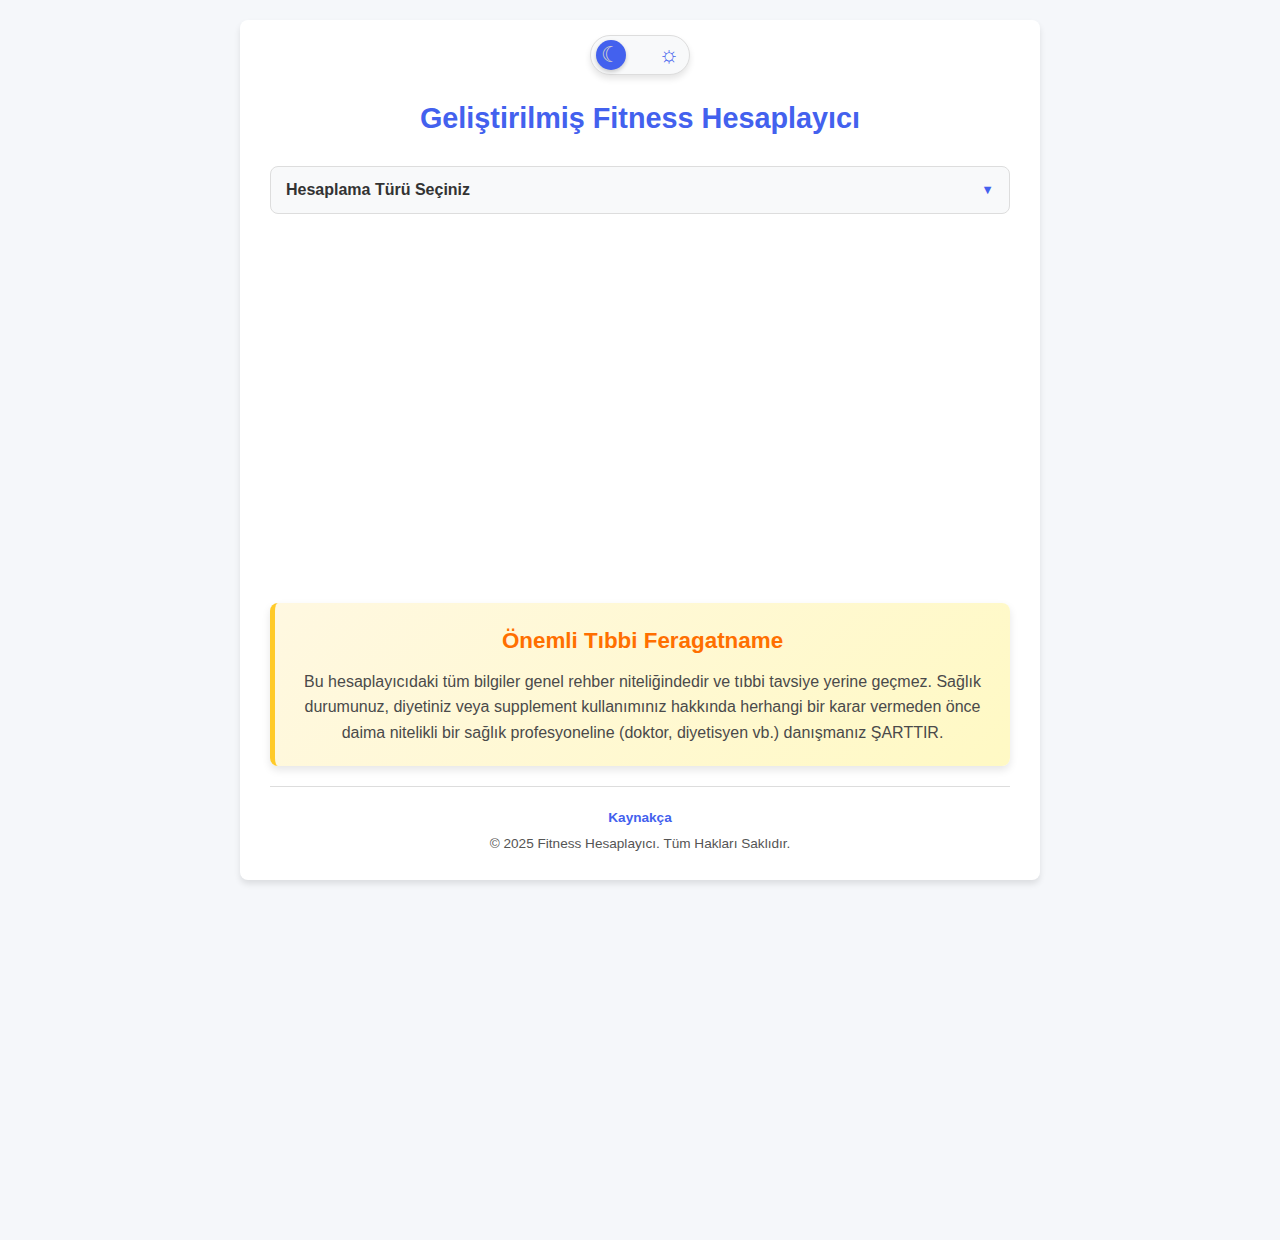
<file: index.html>
<!DOCTYPE html>
<html lang="tr">
<head>
  <meta charset="UTF-8" />
  <meta name="viewport" content="width=device-width, initial-scale=1.0">
  <title>Geliştirilmiş Fitness Hesaplayıcı</title>

  <link rel="stylesheet" href="css/style.css">
</head>
<body class="anapage">

  <div class="container">
    <div id="themeToggleButton" class="theme-toggle-switch">
      <span class="icon-dark">&#9790;</span>
      <span class="toggle-slider"></span>
      <span class="icon-light">&#9788;</span>
    </div>

    <h2>Geliştirilmiş Fitness Hesaplayıcı</h2>

    <div id="dropdownMenu" class="dropdown-container">
      <h3 id="dropdownButton" class="dropdown-button">
        Hesaplama Türü Seçiniz
        <span class="dropdown-icon">&#9660;</span>
      </h3>
      <div id="dropdownContent" class="dropdown-content">
        <ul id="hesapListesi">
          <li data-value="home">Ana Sayfa</li>
          <li data-value="hepsi">Toplu Supplement Hesaplama</li>
          <li data-value="protein">Günlük Protein İhtiyacı</li>
          <li data-value="kreatin">Kreatin</li>
          <li data-value="kafein">Kafein</li>
          <li data-value="sitrulin">Sitrülin Malat</li>
          <li data-value="beta">Beta Alanin</li>
          <li data-value="karnitin">L-Karnitin</li>
          <li data-value="eaa">EAA</li>
          <li data-value="bcaa">BCAA</li>
          <li data-value="glutamin">Glutamin</li>
          <li data-value="yag">Yağ & VKİ</li>
          <li data-value="kreatinin">Kreatinin Tahmini</li>
        </ul>
      </div>
    </div>

    <main class="main-scroll-content"> 
        <div id="contentSections"></div> 
    </main>

    <div id="initialDisclaimer" class="general-disclaimer-new">
        <h4 class="disclaimer-title">Önemli Tıbbi Feragatname</h4>
        <p class="disclaimer-text">
            Bu hesaplayıcıdaki tüm bilgiler genel rehber niteliğindedir ve tıbbi tavsiye yerine geçmez. Sağlık durumunuz, diyetiniz veya supplement kullanımınız hakkında herhangi bir karar vermeden önce daima nitelikli bir sağlık profesyoneline (doktor, diyetisyen vb.) danışmanız ŞARTTIR.
        </p>
    </div>

    <footer>
      <div class="footer-link">
          <a href="kaynakca.html" target="_blank">Kaynakça</a>
      </div>
      <p>&copy; 2025 Fitness Hesaplayıcı. Tüm Hakları Saklıdır.</p>
    </footer>
  </div> 

  <div class="page-bottom-spacer"></div>

  <script src="js/common.js"></script>
  <script src="js/betaHesaplayici.js"></script>
  <script src="js/kafeinHesaplayici.js"></script>
  <script src="js/karnitinHesaplayici.js"></script>
  <script src="js/kreatinHesaplayici.js"></script>
  <script src="js/kreatininTahminiHesaplayici.js"></script>
  <script src="js/proteinHesaplayici.js"></script>
  <script src="js/sitrulinHesaplayici.js"></script>
   <script src="js/eaaHesaplayici.js"></script>
   <script src="js/bcaaHesaplayici.js"></script>
    <script src="js/glutaminHesaplayici.js"></script>
  <script src="js/topluSupplementHesaplayici.js"></script>
  <script src="js/yagOraniHesaplayici.js"></script>
  <script src="js/main.js"></script>
  <script src="js/theme.js"></script>

</body>
</html>
</file>
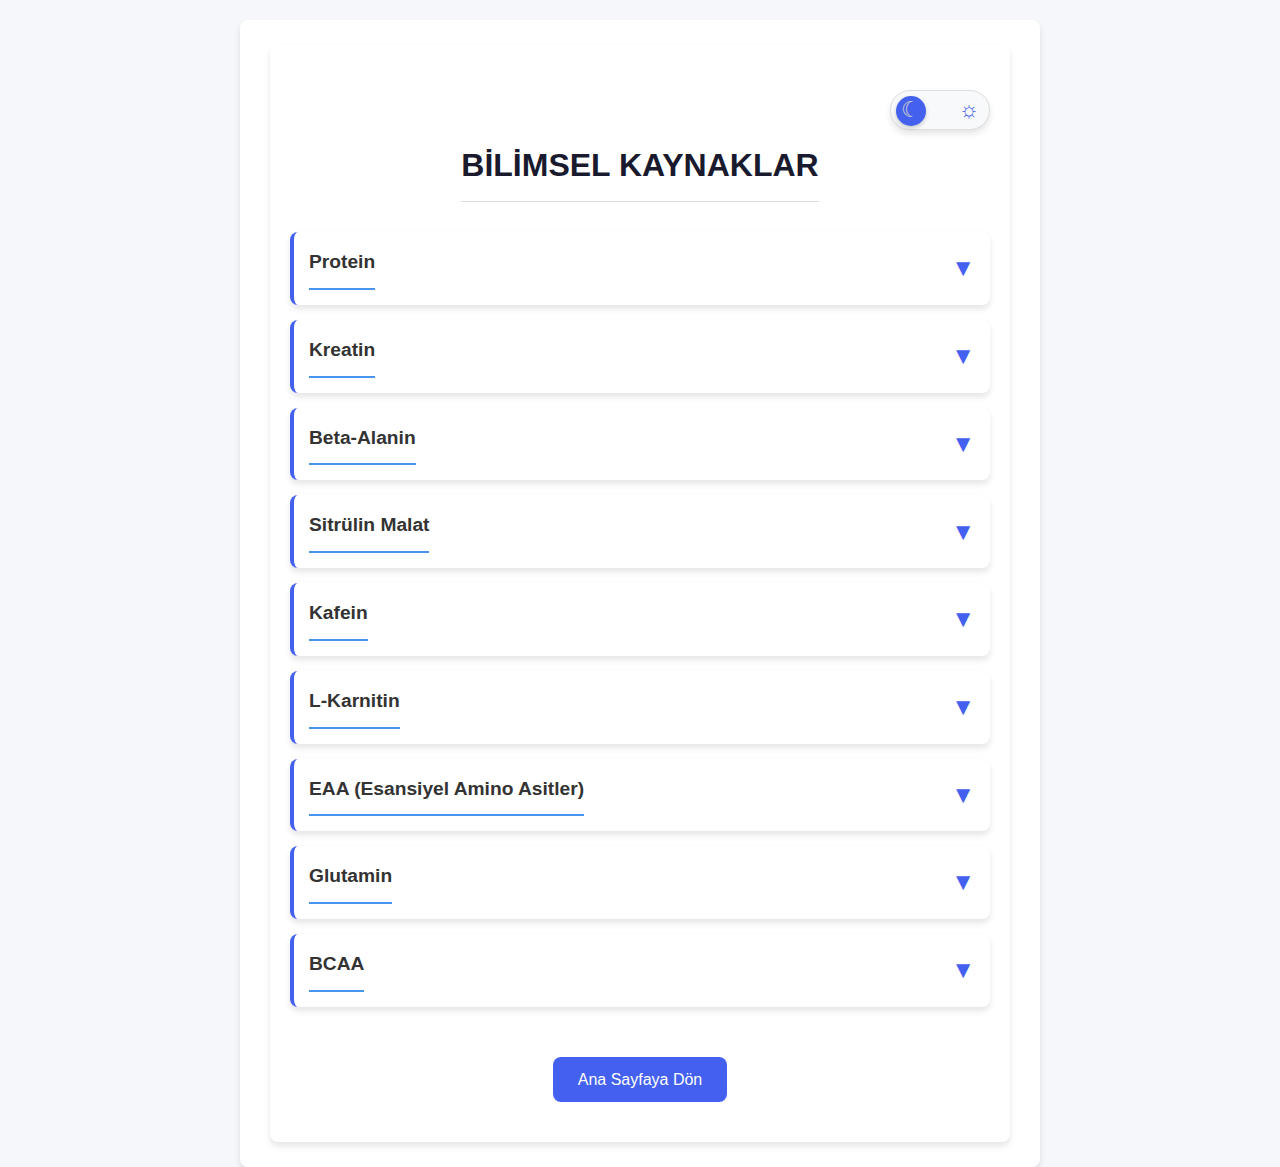
<file: kaynakca.html>
<!DOCTYPE html>
<html lang="tr">
<head>
  <meta charset="UTF-8">
  <meta name="viewport" content="width=device-width, initial-scale=1.0">
  <title>Kaynakça - Fitness Hesaplayıcı</title>
  
  <link rel="stylesheet" href="css/style.css">

  <style>
    /* Orijinal kodundaki stiller ve tema uyarlaması */
    .kaynakca-container {
      max-width: 800px;
      margin: 0 auto;
      padding: 20px;
      background-color: var(--background-white); 
      border-radius: var(--border-radius);
      box-shadow: var(--box-shadow);
      transition: background-color 0.3s ease, box-shadow 0.3s ease;
    }

    .header-group {
        display: flex;
        flex-direction: column;
        align-items: center;
    }
    
    .ana-baslik {
      text-align: center;
      font-size: 2rem;
      color: var(--dark-color);
      margin-top: 0; /* GÜNCELLENDİ: Butonla arasında çift boşluk olmaması için sıfırlandı */
      margin-bottom: 30px;
      font-weight: 600;
      padding-bottom: 10px;
      border-bottom: 1px solid var(--border-color);
      transition: color 0.3s ease, border-color 0.3s ease;
    }

    html[data-theme='dark'] .ana-baslik {
        color: var(--text-color);
    }
    .supplement-card {
      background: var(--background-white); 
      border-radius: var(--border-radius);
      padding: 15px;
      margin-bottom: 15px;
      box-shadow: var(--box-shadow);
      cursor: pointer;
      transition: all 0.3s ease;
      border-left: 4px solid var(--primary-color); 
      text-align: left;
      color: var(--text-color);
      width: 100%;
    }

    html[data-theme='dark'] .supplement-card {
        background: var(--card-bg);
        border-left: 4px solid var(--primary-color);
    }
    
    .supplement-card:hover {
      background: var(--primary-light-bg-color);
    }

    html[data-theme='dark'] .supplement-card:hover {
        background: #334756;
    }

    .supplement-header {
      display: flex;
      justify-content: space-between;
      align-items: center;
    }
    .supplement-title {
      font-size: 1.2rem;
      font-weight: 600;
      color: var(--text-color);
      margin: 0;
      text-align: left;
      transition: color 0.3s ease;
    }
    .toggle-icon {
      font-size: 1.5rem;
      transition: transform 0.3s ease;
      color: var(--primary-color);
    }
    .kaynak-listesi {
      max-height: 0;
      overflow: hidden;
      transition: max-height 0.5s ease;
      padding: 0;
      text-align: left;
    }
    .kaynak-listesi.active {
      max-height: 400px;
      overflow-y: auto;
      padding-top: 15px;
    }
    .kaynak-item {
      margin: 10px 0;
      padding: 10px;
      background: var(--background-light); 
      border-radius: 5px;
      line-height: 1.6;
      text-align: left;
      color: var(--text-color);
      transition: background-color 0.3s ease;
    }

    html[data-theme='dark'] .kaynak-item {
        background-color: #333a4a;
        color: var(--text-color);
    }

    .kaynak-link {
      color: var(--primary-color);
      text-decoration: none;
      transition: all 0.3s ease;
      display: inline-block;
      margin-top: 5px;
    }
    .kaynak-link:hover {
      text-decoration: underline;
      color: var(--secondary-color);
    }
    .geri-buton-container {
      text-align: center;
      margin: 50px 0 20px;
    }
    .geri-buton {
      display: inline-block;
      padding: 10px 25px;
      background-color: var(--primary-color);
      color: var(--background-white);
      text-decoration: none;
      border-radius: var(--border-radius);
      transition: var(--transition);
      border: none;
      cursor: pointer;
      font-size: 1rem;
    }
    .geri-buton:hover {
      background-color: var(--secondary-color);
      transform: translateY(-2px);
      box-shadow: 0 4px 8px rgba(0,0,0,0.1);
    }
    .vurgu {
      color: var(--warning-color);
      font-weight: 700;
    }

    /* TEMA DÜĞMESİ STİLLERİ */
    .theme-toggle-switch {
        position: relative;
        margin-top: 10px;
        margin-bottom: 25px; /* GÜNCELLENDİ: Başlıkla arasındaki boşluk artırıldı */
        width: 100px;
        height: 40px;
        background-color: var(--light-color);
        border: 1px solid var(--border-color);
        border-radius: 20px;
        cursor: pointer;
        display: flex;
        justify-content: space-between;
        align-items: center;
        padding: 0 10px;
        box-shadow: var(--box-shadow);
        z-index: 20;
        transition: background-color 0.3s ease, border-color 0.3s ease, box-shadow 0.3s ease;
    }
    
    .theme-toggle-switch .icon-dark,
    .theme-toggle-switch .icon-light {
        font-size: 1.4rem;
        transition: color 0.3s ease;
        z-index: 1;
    }

    .theme-toggle-switch .icon-dark {
        color: #ccc;
    }

    .theme-toggle-switch .icon-light {
        color: var(--primary-color);
    }

    .theme-toggle-switch .toggle-slider {
        position: absolute; 
        top: 5px;          
        left: 5px;
        width: 30px;
        height: 30px;
        background-color: var(--primary-color);
        border-radius: 50%;
        transition: transform 0.3s ease, background-color 0.3s ease;
        box-shadow: 0 2px 4px rgba(0, 0, 0, 0.2);
    }

    /* Koyu temada buton stili */
    html[data-theme='dark'] .theme-toggle-switch {
        background-color: var(--background-white);
        border-color: #555;
    }

    html[data-theme='dark'] .theme-toggle-switch .icon-dark {
        color: var(--text-color);
    }

    html[data-theme='dark'] .theme-toggle-switch .icon-light {
        color: #ccc;
    }

    html[data-theme='dark'] .theme-toggle-switch .toggle-slider {
        transform: translateX(60px);
        background-color: var(--secondary-color);
    }
  </style>
</head>
<body>
<div class="container">
  <div class="kaynakca-container">
    <div class="header-group">
      <div id="themeToggleButton" class="theme-toggle-switch">
          <span class="icon-dark">&#9790;</span>
          <span class="toggle-slider"></span>
          <span class="icon-light">&#9788;</span>
      </div>
      <h1 class="ana-baslik">BİLİMSEL KAYNAKLAR</h1>
    </div>
    
    <div class="supplement-card" onclick="toggleKaynak('protein')">
      <div class="supplement-header">
        <h3 class="supplement-title">Protein</h3>
        <span class="toggle-icon" id="protein-icon">▼</span>
      </div>
      <div class="kaynak-listesi" id="protein-kaynak">
        <div class="kaynak-item">
          <strong>Morton 2018 Meta-Analiz:</strong> Bu kapsamlı meta-analiz, antrenman yapan bireylerde kas hipertrofisi için <span class="vurgu">1.6-2.2 g/kg</span> protein alımının en etkili aralık olduğunu gösteriyor. Protein alımının bu aralığın üstüne çıkması ek bir fayda sağlamazken, altında kalması kas gelişimini olumsuz etkileyebilir.
          <a href="https://pubmed.ncbi.nlm.nih.gov/28698222/" class="kaynak-link" target="_blank">Makaleyi Görüntüle</a>
        </div>
        <div class="kaynak-item">
          <strong>Phillips & Van Loon 2011:</strong> Bu makale, protein sentezinin bir doygunluk noktası olduğunu ve <span class="vurgu">gereğinden fazla protein alımının</span> bu süreci hızlandırmadığını veya kas gelişimine ekstra katkı sağlamadığını belirtiyor. Vücut, fazla proteini enerji olarak yakar veya yağa dönüştürür.
          <a href="https://pubmed.ncbi.nlm.nih.gov/21262048/" class="kaynak-link" target="_blank">Makaleyi Görüntüle</a>
        </div>
        <div class="kaynak-item">
          <strong>Helms 2014:</strong> Definasyon (yağ yakımı) döneminde kalori açığı oluştuğunda kas kütlesinin korunması zorlaşır. Bu makale, bu dönemde kas kaybını en aza indirmek için <span class="vurgu">2.3-3.1 g/kg yağsız vücut kütlesi</span> başına protein alımını önermektedir.
          <a href="https://pubmed.ncbi.nlm.nih.gov/24092765/" class="kaynak-link" target="_blank">Makaleyi Görüntüle</a>
        </div>
        <div class="kaynak-item">
          <strong>Schoenfeld 2018 & Aragon 2017:</strong> Genel popülasyon ve amatör sporcular için protein ihtiyacını inceleyen bu iki çalışma, genel olarak <span class="vurgu">1.6-2.2 g/kg</span> aralığının yeterli olduğunu ve bu miktarın üzerinde tüketimin performans veya kas gelişimine kayda değer bir ek katkı sağlamadığını belirtiyor.
          <a href="https://pubmed.ncbi.nlm.nih.gov/29497353/" class="kaynak-link" target="_blank">Makaleyi Görüntüle</a>
        </div>
        <div class="kaynak-item">
          <strong>Stokes 2018:</strong> Bu makale, özellikle bitkisel bazlı beslenenler için önemlidir. Bezelye ve pirinç proteininin farklı amino asit profillerini birleştirerek, hayvansal protein kaynakları kadar <span class="vurgu">tam bir amino asit profili</span> oluşturulabileceğini ve bunun kas protein sentezini desteklediğini gösteriyor.
          <a href="https://doi.org/10.1093/jn/nxy023" class="kaynak-link" target="_blank">Makaleyi Görüntüle</a>
        </div>
        <div class="kaynak-item">
          <strong>Longland 2016:</strong> Bu çalışma, hipokalorik (kalori kısıtlaması) bir diyet uygulayan deneklerde yüksek protein alımının (2.4 g/kg) kas kütlesi kaybını önemli ölçüde engellediğini ve hatta <span class="vurgu">yağsız vücut kütlesini artırabildiğini</span> ortaya koymuştur.
          <a href="https://pubmed.ncbi.nlm.nih.gov/26817506/" class="kaynak-link" target="_blank">Makaleyi Görüntüle</a>
        </div>
      </div>
    </div>

    <div class="supplement-card" onclick="toggleKaynak('kreatin')">
      <div class="supplement-header">
        <h3 class="supplement-title">Kreatin</h3>
        <span class="toggle-icon" id="kreatin-icon">▼</span>
      </div>
      <div class="kaynak-listesi" id="kreatin-kaynak">
        <div class="kaynak-item">
          <strong>Kreider 2017 Meta-Analiz:</strong> Uluslararası Spor Beslenmesi Topluluğu'nun (ISSN) bu pozisyon belgesi, kreatinin performans artışında en etkili ve güvenli takviyelerden biri olduğunu belirtir. <span class="vurgu">0.03-0.05 g/kg</span> günlük idame dozunun, kas kreatin depolarını dolu tutmak için yeterli olduğunu vurgular.
          <a href="https://pubmed.ncbi.nlm.nih.gov/28615996/" class="kaynak-link" target="_blank">Makaleyi Görüntüle</a>
        </div>
        <div class="kaynak-item">
          <strong>Lopes E. et al. 2022 Meta-Analiz:</strong> 1.900'den fazla katılımcının verisini inceleyen bu meta-analiz, kreatin takviyesinin dehidrasyona, kramplara veya böbrek fonksiyonlarında bozulmaya yol açtığına dair bir kanıt <span class="vurgu"> bulamamış </span> aksine, kreatinin vücut su dengesini<span class="vurgu"> olumsuz etkilemediği</span> doğrulanmıştır.
          <a href="https://pubmed.ncbi.nlm.nih.gov/36423984/" class="kaynak-link" target="_blank">Makaleyi Görüntüle</a>
        </div>
        <div class="kaynak-item">
          <strong>Kreider 2003 (5 Yıllık Çalışma):</strong> Kreatinin böbreklere zarar verip vermediği konusundaki endişeleri ele alan bu uzun süreli çalışma, kontrollü dozlarda düzenli kreatin kullanımının sağlıklı bireylerde <span class="vurgu">böbrek fonksiyonları üzerinde olumsuz bir etki yaratmadığını</span> göstermiştir.
          <a href="https://doi.org/10.1519/1533-4287(2003)017<0106:LSEOCM>2.0.CO;2" class="kaynak-link" target="_blank">Makaleyi Görüntüle</a>
        </div>
        <div class="kaynak-item">
          <strong>Cooper 2012:</strong> Kreatin takviyesinin faydalarını özetleyen bu makale, özellikle <span class="vurgu">kreatin monohidratın</span> performans ve kas kütlesi artışı üzerindeki etkilerini diğer kreatin formlarına göre daha kapsamlı şekilde destekleyen bilimsel kanıtlara sahip olduğunu vurgular. Ayrıca, kreatinin <span class="vurgu">antrenman hacmini ve gücünü</span> artırdığını belirtir.
          <a href="https://pubmed.ncbi.nlm.nih.gov/22134272/" class="kaynak-link" target="_blank">Makaleyi Görüntüle</a>
        </div>
        <div class="kaynak-item">
          <strong>Buford 2007:</strong> Bu çalışma, özellikle <span class="vurgu">vejetaryen ve vegan sporcuların</span> kreatin depolarının daha düşük olabileceğini ve bu nedenle takviyeye daha iyi yanıt verebileceğini belirtir. Bu grup için önerilen dozaj, genel sporculardan daha yüksek olabilir ve <span class="vurgu">0.075 g/kg</span> gibi bir yükleme fazı (ilk 5-7 gün) fayda sağlayabilir.
          <a href="https://pubmed.ncbi.nlm.nih.gov/17908291/" class="kaynak-link" target="_blank">Makaleyi Görüntüle</a>
        </div>
        <div class="kaynak-item">
          <strong>Rawson 2018:</strong> Yeni başlayan ve amatör sporcuların kreatinden nasıl faydalanabileceğini inceleyen bu makale, kreatin takviyesinin <span class="vurgu">3-5 g/gün</span> gibi standart dozlarda bile güç, dayanıklılık ve toparlanma üzerinde olumlu etkileri olduğunu göstermiştir.
          <a href="https://pubmed.ncbi.nlm.nih.gov/29497353/" class="kaynak-link" target="_blank">Makaleyi Görüntüle</a>
        </div>
      </div>
    </div>

    <div class="supplement-card" onclick="toggleKaynak('beta')">
      <div class="supplement-header">
        <h3 class="supplement-title">Beta-Alanin</h3>
        <span class="toggle-icon" id="beta-icon">▼</span>
      </div>
      <div class="kaynak-listesi" id="beta-kaynak">
        <div class="kaynak-item">
          <strong>Hobson 2012 Meta-Analiz:</strong> Bu meta-analiz, beta-alaninin kas içi karnozin seviyelerini artırarak, özellikle yüksek yoğunluklu egzersizlerde yorgunluğu geciktirdiğini ve performansı artırdığını gösteriyor. <span class="vurgu">4-6 g/gün</span> dozunun en etkili aralık olduğu belirtilir.
          <a href="https://pubmed.ncbi.nlm.nih.gov/22451437/" class="kaynak-link" target="_blank">Makaleyi Görüntüle</a>
        </div>
        <div class="kaynak-item">
          <strong>Artioli 2010:</strong> Bu çalışma, düzenli beta-alanin takviyesinin <span class="vurgu">4-6 hafta</span> gibi bir süre sonunda kas karnozin depolarını doldurarak, özellikle 60-240 saniye süren yüksek yoğunluklu egzersizlerde <span class="vurgu">dayanıklılık performansını</span> önemli ölçüde artırdığını rapor etmiştir.
          <a href="https://pubmed.ncbi.nlm.nih.gov/20300003/" class="kaynak-link" target="_blank">Makaleyi Görüntüle</a>
        </div>
        <div class="kaynak-item">
          <strong>Saunders 2017:</strong> Bu makale, beta-alaninin genel olarak güvenli bir takviye olduğunu ve yan etki olarak görülen karıncalanmanın zararsız olduğunu vurgular. Vücut ağırlığına bağlı olarak <span class="vurgu">0.1 g/kg'ye kadar</span> günlük dozların etkin ve güvenli olduğunu belirtir.
          <a href="https://pubmed.ncbi.nlm.nih.gov/28615996/" class="kaynak-link" target="_blank">Makaleyi Görüntüle</a>
        </div>
      </div>
    </div>

    <div class="supplement-card" onclick="toggleKaynak('sitrulin')">
      <div class="supplement-header">
        <h3 class="supplement-title">Sitrülin Malat</h3>
        <span class="toggle-icon" id="sitrulin-icon">▼</span>
      </div>
      <div class="kaynak-listesi" id="sitrulin-kaynak">
        <div class="kaynak-item">
          <strong>Rhodes 2021 Meta-Analiz:</strong> Bu meta-analiz, sitrülin malatın özellikle yüksek hacimli antrenmanlarda <span class="vurgu">kas yorgunluğunu azalttığını</span> ve performansı artırdığını gösterir. Optimal doz olarak, egzersizden önce alınan <span class="vurgu">6-8 g/gün</span> miktarını işaret eder.
          <a href="https://pubmed.ncbi.nlm.nih.gov/33466487/" class="kaynak-link" target="_blank">Makaleyi Görüntüle</a>
        </div>
        <div class="kaynak-item">
          <strong>Pérez-Guisado 2010:</strong> Amatör ağırlık kaldıran sporcularda yapılan bu çalışma, 8 gram sitrülin malat alımının, <span class="vurgu">yapılan tekrar sayısını artırarak</span> antrenman hacminde önemli bir iyileşme sağladığını rapor etmiştir.
          <a href="https://pubmed.ncbi.nlm.nih.gov/20386132/" class="kaynak-link" target="_blank">Makaleyi Görüntüle</a>
        </div>
        <div class="kaynak-item">
          <strong>Bendahan 2002:</strong> Sitrülinin ATP üretimini artırarak enerji metabolizmasına olan etkisini inceleyen bu makale, 0.15 g/kg dozunun egzersiz sırasında <span class="vurgu">kas ATP üretimini hızlandırdığını</span> ve fosfokreatin toparlanmasını kolaylaştırdığını bulmuştur.
          <a href="https://pubmed.ncbi.nlm.nih.gov/11792871/" class="kaynak-link" target="_blank">Makaleyi Görüntüle</a>
        </div>
      </div>
    </div>

    <div class="supplement-card" onclick="toggleKaynak('kafein')">
      <div class="supplement-header">
        <h3 class="supplement-title">Kafein</h3>
        <span class="toggle-icon" id="kafein-icon">▼</span>
      </div>
      <div class="kaynak-listesi" id="kafein-kaynak">
        <div class="kaynak-item">
          <strong>Southward 2018 Meta-Analiz:</strong> Kafeinin egzersiz performansı üzerindeki etkilerini inceleyen bu meta-analiz, <span class="vurgu">3-6 mg/kg</span> doz aralığının, özellikle dayanıklılık ve güç antrenmanlarında optimal performans artışı sağladığını belirtiyor.
          <a href="https://pubmed.ncbi.nlm.nih.gov/30068048/" class="kaynak-link" target="_blank">Makaleyi Görüntüle</a>
        </div>
        <div class="kaynak-item">
          <strong>Goldstein 2010:</strong> Bu makale, kafein kullanımında dikkat edilmesi gerekenleri ele alır ve <span class="vurgu">400 mg/gün</span> dozunun genel olarak sağlıklı yetişkinler için güvenli bir üst sınır olduğunu belirtir. Düzenli kullanımda tolerans gelişebileceği ve etkinliğin azalabileceği de vurgulanır.
          <a href="https://pubmed.ncbi.nlm.nih.gov/20211210/" class="kaynak-link" target="_blank">Makaleyi Görüntüle</a>
        </div>
        <div class="kaynak-item">
          <strong>Temple 2017:</strong> Kafeinin kardiyovasküler sistem üzerindeki etkilerini inceleyen bu çalışma, yüksek dozlarda kafein alımının <span class="vurgu">geçici olarak tansiyon ve kalp ritmini artırabileceğini</span> gösterir. Özellikle kalp rahatsızlığı olan veya hassas bireyler için bu durumun risk taşıyabileceği belirtilir.
          <a href="https://doi.org/10.1016/j.yfrne.2017.04.002" class="kaynak-link" target="_blank">Makaleyi Görüntüle</a>
        </div>
      </div>
    </div>

    <div class="supplement-card" onclick="toggleKaynak('karnitin')">
      <div class="supplement-header">
        <h3 class="supplement-title">L-Karnitin</h3>
        <span class="toggle-icon" id="karnitin-icon">▼</span>
      </div>
      <div class="kaynak-listesi" id="karnitin-kaynak">
        <div class="kaynak-item">
          <strong>Fielding 2018:</strong> Bu makale, L-Karnitin'in kas dokusunda depolanarak yağ asitlerinin enerji için mitokondriye taşınmasına yardımcı olduğunu, ancak bu etkinin takviye ile artırılması için <span class="vurgu">15-30 mg/kg</span> gibi yüksek dozların ve karbonhidratla birlikte alımının gerekebileceğini belirtir.
          <a href="https://pubmed.ncbi.nlm.nih.gov/29308661/" class="kaynak-link" target="_blank">Makaleyi Görüntüle</a>
        </div>
        <div class="kaynak-item">
          <strong>Wall 2011:</strong> Düzenli L-karnitin takviyesinin egzersiz sonrası toparlanmaya olan etkisini araştıran bu çalışma, 2 g/gün dozunun <span class="vurgu">kas hasarını azalttığını</span> ve toparlanma sürecini hızlandırdığını rapor etmiştir.
          <a href="https://pubmed.ncbi.nlm.nih.gov/21362068/" class="kaynak-link" target="_blank">Makaleyi Görüntüle</a>
        </div>
        <div class="kaynak-item">
          <strong>Stephens 2006:</strong> Yağ yakımı takviyesi olarak yaygın şekilde pazarlanan L-karnitinin etkisini inceleyen bu çift-kör, plasebo kontrollü çalışma, L-karnitinin doğrudan <span class="vurgu">yağ yakımı üzerinde kayda değer bir etkisi olmadığını</span> bulmuştur.
          <a href="https://doi.org/10.1152/japplphysiol.00356.2006" class="kaynak-link" target="_blank">Makaleyi Görüntüle</a>
        </div>
        <div class="kaynak-item">
          <strong>Examine.com:</strong> Bu sayfa, L-karnitin hakkında mevcut tüm bilimsel araştırmaları derleyerek, yağ yakımı üzerindeki etkisinin <span class="vurgu">yeterli kanıtla desteklenmediğini</span> ancak toparlanma ve antrenman performansı gibi diğer alanlarda faydalarının olabileceğini özetliyor.
          <a href="https://examine.com/supplements/l-carnitine/" class="kaynak-link" target="_blank">Kaynağı Görüntüle</a>
        </div>
      </div>
    </div>
<!-- EAA Kartı -->
<div class="supplement-card" onclick="toggleKaynak('eaa')">
  <div class="supplement-header">
    <h3 class="supplement-title">EAA (Esansiyel Amino Asitler)</h3>
    <span class="toggle-icon" id="eaa-icon">▼</span>
  </div>
  <div class="kaynak-listesi" id="eaa-kaynak">
    <div class="kaynak-item">
      <strong>Moberg 2016 (Randomize Kontrollü Çalışma):</strong> Bu çalışma, yeterli protein alan sporcularda EAA takviyesinin <span class="vurgu">kas protein sentezine ek bir katkı sağlamadığını</span> gösteriyor. Özellikle whey proteini tüketenler için gereksiz bir maliyet olabilir.
      <a href="https://pubmed.ncbi.nlm.nih.gov/26817506/" class="kaynak-link" target="_blank">Makaleyi Görüntüle</a>
    </div>
    <div class="kaynak-item">
      <strong>Reidy 2013:</strong> EAA'ların tek başına alımının, <span class="vurgu">tam spektrum protein kaynaklarına (et, yumurta, whey) kıyasla daha düşük anabolik yanıt</span> oluşturduğunu belirten çalışma.
      <a href="https://pubmed.ncbi.nlm.nih.gov/23806871/" class="kaynak-link" target="_blank">Makaleyi Görüntüle</a>
    </div>
    <div class="kaynak-item">
      <strong>Examine.com Derlemesi:</strong> EAA takviyelerinin, <span class="vurgu">gerçek gıdalardan alınan proteinlerle aynı etkiyi sağlamadığını</span> ve özellikle yüksek proteinli beslenenlerde gereksiz olduğunu vurguluyor.
      <a href="https://examine.com/supplements/branched-chain-amino-acids/" class="kaynak-link" target="_blank">Kaynağı Görüntüle</a>
    </div>
  </div>
</div>

<!-- Glutamin Kartı -->
<div class="supplement-card" onclick="toggleKaynak('glutamin')">
  <div class="supplement-header">
    <h3 class="supplement-title">Glutamin</h3>
    <span class="toggle-icon" id="glutamin-icon">▼</span>
  </div>
  <div class="kaynak-listesi" id="glutamin-kaynak">
    <div class="kaynak-item">
      <strong>Gleeson 2008 (Meta-Analiz):</strong> 12 çalışmanın analizi, glutamin takviyesinin <span class="vurgu">sporcularda bağışıklık fonksiyonunu iyileştirmediğini</span> ve kas toparlanmasına anlamlı katkı sağlamadığını gösteriyor.
      <a href="https://pubmed.ncbi.nlm.nih.gov/18500916/" class="kaynak-link" target="_blank">Makaleyi Görüntüle</a>
    </div>
    <div class="kaynak-item">
      <strong>van Hall 2000:</strong> Yüksek doz glutamin alımının (<span class="vurgu">0.3 g/kg</span>), <span class="vurgu">kas protein sentezini artırmada plasebodan farklı olmadığını</span> gösteren çift-kör çalışma.
      <a href="https://pubmed.ncbi.nlm.nih.gov/11093996/" class="kaynak-link" target="_blank">Makaleyi Görüntüle</a>
    </div>
    <div class="kaynak-item">
      <strong>Examine.com:</strong> Glutaminin <span class="vurgu">kas gelişimi veya performans üzerinde tutarlı bir etkisinin olmadığını</span>, sadece aşırı antrenman yükü altındaki sporcular için marjinal fayda sağlayabileceğini belirtiyor.
      <a href="https://examine.com/supplements/glutamine/" class="kaynak-link" target="_blank">Kaynağı Görüntüle</a>
    </div>
  </div>
</div>

<!-- BCAA Kartı -->
<div class="supplement-card" onclick="toggleKaynak('bcaa')">
  <div class="supplement-header">
    <h3 class="supplement-title">BCAA</h3>
    <span class="toggle-icon" id="bcaa-icon">▼</span>
  </div>
  <div class="kaynak-listesi" id="bcaa-kaynak">
    <div class="kaynak-item">
      <strong>Dudgeon 2016:</strong> BCAA'ların <span class="vurgu">kas protein sentezini tek başına uyarmadığını</span>, EAA'ların tümünün gerekli olduğunu gösteren çalışma. BCAA alımı, diğer amino asitlerin emilimini engelleyebilir.
      <a href="https://pubmed.ncbi.nlm.nih.gov/26817506/" class="kaynak-link" target="_blank">Makaleyi Görüntüle</a>
    </div>
    <div class="kaynak-item">
      <strong>Wolfe 2017:</strong> BCAA takviyelerinin <span class="vurgu">kas yapımından çok yıkımını önlemede sınırlı rol oynadığını</span> ve tam protein kaynaklarıyla kıyaslandığında verimsiz olduğunu vurguluyor.
      <a href="https://pubmed.ncbi.nlm.nih.gov/28903914/" class="kaynak-link" target="_blank">Makaleyi Görüntüle</a>
    </div>
    <div class="kaynak-item">
      <strong>Nielsen 2019:</strong> BCAA'ların <span class="vurgu">sporcu performansı üzerinde plasebodan farklı olmadığını</span> gösteren randomize kontrollü çalışma.
      <a href="https://pubmed.ncbi.nlm.nih.gov/31034463/" class="kaynak-link" target="_blank">Makaleyi Görüntüle</a>
    </div>
  </div>
</div>

    <div class="geri-buton-container">
      <a href="index.html" class="geri-buton">Ana Sayfaya Dön</a>
    </div>
  </div>
</div>

<script>
  function toggleKaynak(supplementId) {
    const kaynakListesi = document.getElementById(`${supplementId}-kaynak`);
    const toggleIcon = document.getElementById(`${supplementId}-icon`);
    
    kaynakListesi.classList.toggle('active');
    
    if (kaynakListesi.classList.contains('active')) {
      toggleIcon.textContent = '▲';
    } else {
      toggleIcon.textContent = '▼';
    }
  }

  // Ana sayfadan kopyalanan tema değiştirme scripti
  document.addEventListener('DOMContentLoaded', () => {
      const themeToggleButton = document.getElementById('themeToggleButton');
      
      const currentTheme = localStorage.getItem('theme') || (window.matchMedia('(prefers-color-scheme: dark)').matches ? 'dark' : 'light');
      document.documentElement.setAttribute('data-theme', currentTheme);

      if (themeToggleButton) {
          themeToggleButton.addEventListener('click', () => {
              const isDark = document.documentElement.getAttribute('data-theme') === 'dark';
              const newTheme = isDark ? 'light' : 'dark';
              document.documentElement.setAttribute('data-theme', newTheme);
              localStorage.setItem('theme', newTheme);
          });
      }
  });
</script>
</body>
</html>
</file>
<file: css/style.css>
/* GENEL STİL RESET VE DEĞİŞKENLER */
:root {
  --primary-color: #4361ee;
  --primary-light: #4895ef;
  --secondary-color: #3f37c9;
  --dark-color: #1a1a2e;
  --light-color: #f8f9fa;
  --success-color: #4cc9f0;
  --warning-color: #f72585;
  --danger-color: #ef233c;
  --info-color: #7209b7;
  --text-color: #333;
  --background-light: #f5f7fa;
  --background-white: #ffffff;
  --primary-light-bg-color: #e6f0ff;
  --warning-light-bg-color: #fff3cd;
  --border-color: #ddd;

  --border-radius: 8px;
  --box-shadow: 0 4px 6px rgba(0, 0, 0, 0.1);
  --transition: all 0.3s ease;
}

/* Koyu tema değişkenleri - OKUNAKLILIK İÇİN YENİLENDİ */
html[data-theme='dark'] {
  --primary-color: #3A86FF;
  --primary-light: #5FAAFF;
  --secondary-color: #457B9D;
  --dark-color: #FFFFFF;
  --light-color: #121212;
  --text-color: #E0E0E0;
  --background-light: #181A1B;
  --background-white: #2E2F30;
  --primary-light-bg-color: #334756;
  --warning-light-bg-color: #3E2E18;
  --border-color: #555555;
  --box-shadow: 0 4px 6px rgba(0, 0, 0, 0.6);
}

/* TEMEL RESET VE YAPILANDIRMA */
*, *::before, *::after {
  box-sizing: border-box;
  margin: 0;
  padding: 0;
}

html, body {
  height: 100%;
  font-family: 'Segoe UI', Tahoma, Geneva, Verdana, sans-serif;
  line-height: 1.6;
  color: var(--text-color);
  background-color: var(--background-light);
  transition: background-color 0.3s ease, color 0.3s ease;
}

/* TÜM SAYFALARIN GENEL YAPISI */
body {
  display: flex;
  flex-direction: column;
  min-height: 100vh;
}

/* ANA KONTEYNER */
.container {
  max-width: 800px;
  width: 90%;
  margin: 20px auto 0;
  padding: 25px 30px;
  background: var(--background-white);
  border-radius: var(--border-radius);
  box-shadow: var(--box-shadow);
  display: flex;
  flex-direction: column;
  flex: 1;
  position: relative;
  transition: background-color 0.3s ease, box-shadow 0.3s ease;
}

/* ANA SAYFA İÇİN ÖZEL KURAL */
body.anapage .container {
  min-height: calc(100vh - 40px);
  flex: none;
}

/* AÇILIR MENÜ STİLLERİ */
.dropdown-container {
  position: relative;
  width: 100%;
  margin-bottom: 20px;
  z-index: 10;
}

.dropdown-button {
  width: 100%;
  padding: 10px 15px;
  background-color: var(--light-color);
  color: var(--text-color);
  border: 1px solid var(--border-color);
  border-radius: var(--border-radius);
  cursor: pointer;
  display: flex;
  justify-content: space-between;
  align-items: center;
  font-size: 1rem;
  font-weight: 600;
  transition: var(--transition);
}

.dropdown-button:hover {
  background-color: var(--border-color);
}

html[data-theme='dark'] .dropdown-button {
  background-color: #333;
  color: var(--dark-color);
  border-color: #555;
}

html[data-theme='dark'] .dropdown-button:hover {
  background-color: #444;
}

.dropdown-icon {
  font-size: 0.8rem;
  color: var(--primary-color);
  transition: transform 0.3s ease;
}

.dropdown-button.active .dropdown-icon {
  transform: rotate(180deg);
}

.dropdown-content {
  display: none;
  overflow-y: hidden;
  position: absolute;
  top: 100%;
  left: 0;
  width: 100%;
  max-height: 0;
  background-color: var(--background-white);
  border-radius: 0 0 var(--border-radius) var(--border-radius);
  box-shadow: var(--box-shadow);
  border: 1px solid var(--border-color);
  border-top: none;
  transition: max-height 0.4s ease-out;
}

.dropdown-content.open {
  display: block;
  max-height: 200px;
  overflow-y: auto;
}

#hesapListesi {
  list-style-type: none;
  padding: 0;
  margin: 0;
}

#hesapListesi li {
  padding: 8px 15px;
  cursor: pointer;
  border-bottom: 1px solid var(--border-color);
  transition: background-color 0.2s ease;
  font-size: 0.9rem;
}

#hesapListesi li:last-child {
  border-bottom: none;
}

#hesapListesi li:hover {
  background-color: var(--primary-light-bg-color);
  color: var(--primary-color);
}

/* ANA SAYFA BUTONU STİLİ */
.home-button {
  display: block;
  width: 100%;
  text-align: center;
  padding: 10px 15px;
  background-color: var(--primary-color);
  color: var(--background-white);
  font-weight: 600;
  border-radius: var(--border-radius);
  text-decoration: none;
  margin-top: 20px;
  transition: background-color 0.3s ease;
}

.home-button:hover {
  background-color: var(--secondary-color);
}

/* BÖLÜM BOŞLUKLARI */
.page-bottom-spacer {
  min-height: 40vh;
}

/* ANA SAYFA DIŞINDAKİ SAYFALAR İÇİN ESNEK BOŞLUK */
.main-scroll-content {
  flex-grow: 1;
  padding-bottom: 20px;
}

/* BAŞLIKLAR */
h1, h2, h3, h4, h5, h6 {
  color: var(--dark-color);
  margin-top: 0;
  margin-bottom: 0.5em;
  transition: color 0.3s ease;
}

h1 {
  color: var(--primary-color);
  margin-bottom: 25px;
  font-size: 2rem;
  text-align: center;
}

h2 {
  color: var(--primary-color);
  margin-top: 50px;
  margin-bottom: 25px;
  font-size: 1.8rem;
  text-align: center;
}

h3 {
  font-size: 1.4rem;
  margin-bottom: 20px;
  padding-bottom: 10px;
  border-bottom: 2px solid var(--primary-light);
}

/* FORM ELEMANLARI */
select,
input:not([type="checkbox"]),
button {
  width: 100%;
  padding: 10px 12px;
  margin-top: 8px;
  border-radius: var(--border-radius);
  border: 1px solid var(--border-color);
  font-size: 0.95rem;
  transition: var(--transition);
  background-color: var(--background-white);
  color: var(--text-color);
}

select:focus,
input:focus {
  outline: none;
  border-color: var(--primary-color);
  box-shadow: 0 0 0 3px rgba(67, 97, 238, 0.2);
}

html[data-theme='dark'] select,
html[data-theme='dark'] input:not([type="checkbox"]) {
  background-color: #3a3a3a;
  color: var(--dark-color);
  border-color: #555;
}

html[data-theme='dark'] select:focus,
html[data-theme='dark'] input:focus {
  box-shadow: 0 0 0 3px rgba(142, 202, 230, 0.3);
}

button {
  background-color: var(--primary-color);
  color: var(--background-white);
  font-weight: 600;
  border: none;
  cursor: pointer;
  margin-top: 15px;
  padding: 10px;
}

button:hover {
  background-color: var(--secondary-color);
  transform: translateY(-2px);
}

button:active {
  transform: translateY(0);
}

/* İÇERİK ALANI */
.section {
  display: none;
  margin-top: 25px;
  padding-top: 20px;
  animation: fadeIn 0.5s ease forwards;
}

@keyframes fadeIn {
  from { opacity: 0; transform: translateY(10px); }
  to { opacity: 1; transform: translateY(0); }
}

/* SONUÇ GÖSTERİMLERİ - GÜNCELLENDİ */
.result {
  margin-top: 20px;
  padding: 15px;
  border-radius: var(--border-radius);
  background-color: var(--primary-light-bg-color);
  border-left: 4px solid var(--primary-color);
  color: var(--dark-color);
  line-height: 1.6;
}

/* Koyu tema için result stili */
html[data-theme='dark'] .result {
  background-color: var(--primary-light-bg-color);
  color: var(--dark-color);
}

.result b {
  color: var(--primary-color);
}

.result-card {
  background: var(--background-white);
  border-radius: var(--border-radius);
  padding: 20px;
  margin: 20px 0;
  box-shadow: var(--box-shadow);
  border-left: 4px solid var(--primary-color);
  color: var(--text-color);
}

/* Koyu tema için result-card stili */
html[data-theme='dark'] .result-card {
  background-color: #2C2C2C;
  color: #E0E0E0;
}

.result-value {
  font-size: 1.6rem;
  font-weight: 700;
  text-align: center;
  margin: 15px 0;
  color: var(--primary-color);
}

.interpretation {
  text-align: center;
  color: var(--text-color);
  font-size: 0.9rem;
}

/* Koyu tema için interpretation stili */
html[data-theme='dark'] .interpretation {
  color: #A0A0A0;
}

/* CHECKBOX GRUPLARI */
.checkbox-group {
  display: flex;
  flex-wrap: wrap;
  gap: 15px;
  margin: 15px 0;
}

.checkbox-group label {
  display: flex;
  align-items: center;
  cursor: pointer;
  padding: 8px 12px;
  background: var(--background-white);
  border-radius: var(--border-radius);
  transition: var(--transition);
  color: var(--text-color);
}

.checkbox-group label:hover {
  background: var(--primary-light-bg-color);
}

html[data-theme='dark'] .checkbox-group label {
  background: #3a3a3a;
  color: var(--dark-color);
}

html[data-theme='dark'] .checkbox-group label:hover {
  background: #4a4a4a;
}

.checkbox-group input[type="checkbox"] {
  width: auto;
  margin-right: 8px;
  margin-top: 0;
}

/* BİLGİ NOTLARI */
.not-baslik {
  font-weight: 600;
  color: var(--dark-color);
  margin: 15px 0 8px;
}

.not-metin {
  color: var(--text-color);
  line-height: 1.6;
  margin-bottom: 10px;
}

html[data-theme='dark'] .not-metin {
  color: var(--text-color);
}

.not-maddeler {
  padding-left: 20px;
  margin: 10px 0;
  color: var(--text-color);
}

/* RENK SINIFLARI */
.kirmizi {
  color: var(--danger-color);
}

.yesil {
  color: #28a745;
}

.turuncu {
  color: #f8961e;
}

/* FORMÜL VE TABLOLAR */
.formula {
  font-size: 0.8rem;
  color: var(--text-color);
  margin-top: 5px;
  font-style: italic;
}

html[data-theme='dark'] .formula {
  color: #A0A0A0; /* Koyu temada da okunur olması için rengini değiştirdim */
}

table {
  width: 100%;
  border-collapse: collapse;
  margin: 15px 0;
  box-shadow: 0 1px 3px rgba(0,0,0,0.1);
  background-color: var(--background-white);
}

th, td {
  padding: 10px 12px;
  text-align: left;
  border-bottom: 1px solid var(--border-color);
}

th {
  background-color: var(--primary-light);
  color: var(--background-white);
  font-weight: 600;
}

tr:nth-child(even) {
  background-color: var(--background-light);
}

tr:hover {
  background-color: var(--primary-light-bg-color);
}

html[data-theme='dark'] th {
  background-color: var(--primary-light);
}

html[data-theme='dark'] tr:nth-child(even) {
  background-color: #333a4a;
}

html[data-theme='dark'] tr:hover {
  background-color: #444b5e;
}

/* UYARI MESAJLARI */
.disclaimer {
  margin: 25px 0;
  padding: 15px;
  border-radius: var(--border-radius);
  text-align: center;
  font-weight: 500;
  background-color: #f8d7da;
  border-left: 4px solid var(--danger-color);
  color: var(--danger-color);
}

.general-disclaimer {
  background-color: var(--warning-light-bg-color);
  border-left: 4px solid #ffc107;
  color: #856404;
  margin-bottom: 30px;
}

html[data-theme='dark'] .general-disclaimer {
  background-color: #5c4f2e;
  border-left-color: #d4ac0d;
  color: #e0e0e0;
}

/* FORM GRUPLARI */
.form-group {
  margin-bottom: 15px;
}

.form-group label {
  display: block;
  margin-bottom: 5px;
  font-weight: 500;
  color: var(--dark-color);
  transition: color 0.3s ease;
}

.optional {
  font-size: 0.75rem;
  color: var(--text-color);
  margin-top: 4px;
}

.input-warning {
  color: var(--danger-color);
  font-size: 0.8rem;
  margin-top: 5px;
  display: block;
}

/* SUPPLEMENT BİLGİ ALANLARI */
.supplement-section-info {
  margin-top: 30px;
  padding: 20px;
  border-radius: var(--border-radius);
  background: var(--primary-light-bg-color);
  box-shadow: var(--box-shadow);
  border: 1px solid var(--primary-light);
  color: var(--text-color);
}

html[data-theme='dark'] .supplement-section-info {
  background: #333a4a;
  border-color: #444b5e;
  color: var(--text-color);
}

.supplement-section-info h5 {
  color: var(--primary-color);
  font-size: 1.1rem;
  margin-bottom: 15px;
  border-bottom: 1px dashed var(--primary-light);
  padding-bottom: 5px;
}

.doz-bilgisi {
  margin-top: 20px;
  padding: 15px;
  border-radius: var(--border-radius);
  background-color: var(--warning-light-bg-color);
  border-left: 5px solid #ffc107;
  box-shadow: 0 2px 4px rgba(0, 0, 0, 0.08);
  color: var(--text-color);
}

.doz-bilgisi.danger {
  background-color: #ffe6e6;
  border-left: 5px solid var(--danger-color);
}

html[data-theme='dark'] .doz-bilgisi {
  background-color: #5c4f2e;
  color: var(--text-color);
}

html[data-theme='dark'] .doz-bilgisi.danger {
  background-color: #4a282c;
}

.doz-bilgisi h6 {
  font-size: 1rem;
  margin-top: 0;
  margin-bottom: 10px;
  color: var(--dark-color);
}

.doz-bilgisi ul {
  margin: 0;
  padding-left: 20px;
}

.doz-bilgisi li {
  margin-bottom: 5px;
}

/* FOOTER */
footer {
  width: 100%;
  padding-top: 20px;
  text-align: center;
  border-top: 1px solid var(--border-color);
  color: #555;
  font-size: 0.85rem;
  flex-shrink: 0;
  margin-top: auto;
  transition: color 0.3s ease, border-top-color 0.3s ease;
}

footer .footer-link {
  margin-bottom: 5px;
}

footer a {
  color: var(--primary-color);
  text-decoration: none;
  font-weight: 600;
  transition: color 0.3s ease;
}

footer a:hover {
  color: var(--secondary-color);
}

/* MOBİL UYUMLU TASARIM (768px ve altı) */
@media (max-width: 768px) {
  .container {
    width: 90%;
    padding: 20px;
    margin: 15px auto;
  }

  h1 {
    font-size: 1.8rem;
  }

  h2 {
    font-size: 1.5rem;
    margin-top: 50px;
    margin-bottom: 20px;
  }

  h3 {
    font-size: 1.2rem;
    margin-bottom: 15px;
  }

  select, input, button {
    font-size: 0.9rem;
    padding: 8px 10px;
  }

  .result, .not-metin, .not-maddeler, table,
  .general-disclaimer-new, .interpretation, .disclaimer {
    font-size: 0.85rem;
  }

  .supplement-section-info {
    padding: 15px;
    margin-top: 20px;
  }

  .supplement-section-info h5 {
    font-size: 1rem;
  }

  .doz-bilgisi {
    padding: 10px;
  }

  .doz-bilgisi h6 {
    font-size: 0.95rem;
  }

  footer {
    padding: 10px;
    font-size: 0.8rem;
    margin-top: 15px;
  }

  .checkbox-group {
    flex-direction: column;
    gap: 8px;
  }

  .checkbox-group label {
    width: 100%;
  }

  table {
    font-size: 0.8rem;
  }

  th, td {
    padding: 8px 10px;
  }

  .theme-toggle-switch {
    width: 80px;
    height: 35px;
    /* Mobil cihazlarda butonu ortalar */
    top: 15px;
    left: 50%;
    right: auto;
    transform: translateX(-50%);
  }

  .theme-toggle-switch .toggle-slider {
    width: 25px;
    height: 25px;
  }

  html[data-theme='dark'] .theme-toggle-switch .toggle-slider {
    transform: translateX(45px);
  }

  #initialDisclaimer.general-disclaimer-new {
    margin-top: 20px;
    margin-bottom: 15px;
  }
}

/* KÜÇÜK MOBİL CİHAZLAR (480px ve altı) */
@media (max-width: 480px) {
  .container {
    padding: 15px;
    margin: 10px auto;
  }

  h1 {
    font-size: 1.6rem;
  }

  h2 {
    font-size: 1.3rem;
  }

  button {
    padding: 8px;
    font-size: 0.9rem;
  }

  .result-card {
    padding: 15px;
  }

  .result-value {
    font-size: 1.4rem;
  }

  footer {
    padding: 10px;
    font-size: 0.8rem;
    margin-top: 10px;
  }
}

/* Açılır Menü için Kaydırma Çubuğu Özelleştirmesi */
/* Webkit tabanlı tarayıcılar (Chrome, Safari, Edge) için */
.dropdown-content::-webkit-scrollbar {
  width: 8px;
}

.dropdown-content::-webkit-scrollbar-track {
  background: var(--background-light);
  border-radius: 10px;
}

.dropdown-content::-webkit-scrollbar-thumb {
  background: var(--border-color);
  border-radius: 10px;
}

.dropdown-content::-webkit-scrollbar-thumb:hover {
  background: #555;
}

html[data-theme='dark'] .dropdown-content::-webkit-scrollbar-track {
  background: #333;
}

html[data-theme='dark'] .dropdown-content::-webkit-scrollbar-thumb {
  background: #555;
}


/* TEMA DEĞİŞTİRME ANAHTAR DÜĞMESİ */
.theme-toggle-switch {
  position: absolute;
  top: 15px;
  left: 50%;
  transform: translateX(-50%);
  width: 100px;
  height: 40px;
  background-color: var(--light-color);
  border: 1px solid var(--border-color);
  border-radius: 20px;
  cursor: pointer;
  display: flex;
  justify-content: space-between;
  align-items: center;
  padding: 0 10px;
  box-shadow: var(--box-shadow);
  z-index: 20;
  transition: background-color 0.3s ease, border-color 0.3s ease, box-shadow 0.3s ease;
}

.theme-toggle-switch .icon-dark,
.theme-toggle-switch .icon-light {
  font-size: 1.4rem;
  transition: color 0.3s ease;
  z-index: 1;
}

.theme-toggle-switch .icon-dark {
  color: #ccc;
}

.theme-toggle-switch .icon-light {
  color: var(--primary-color);
}

.theme-toggle-switch .toggle-slider {
  position: absolute;
  left: 5px;
  width: 30px;
  height: 30px;
  background-color: var(--primary-color);
  border-radius: 50%;
  transition: transform 0.3s ease, background-color 0.3s ease;
  box-shadow: 0 2px 4px rgba(0, 0, 0, 0.2);
}

/* Koyu temada buton stili */
html[data-theme='dark'] .theme-toggle-switch {
  background-color: var(--background-white);
  border-color: #555;
}

html[data-theme='dark'] .theme-toggle-switch .icon-dark {
  color: #F8F9FA;
}

html[data-theme='dark'] .theme-toggle-switch .icon-light {
  color: #ccc;
}

html[data-theme='dark'] .theme-toggle-switch .toggle-slider {
  transform: translateX(60px);
  background-color: #219EBC;
}

/* GÜNCEL FERAGATNAME STİLİ */
#initialDisclaimer.general-disclaimer-new {
  background: linear-gradient(135deg, #fff8e1, #fff9c4);
  border-left: 5px solid #ffca28;
  border-radius: var(--border-radius);
  padding: 20px;
  margin-top: 30px;
  margin-bottom: 20px;
  box-shadow: 0 4px 8px rgba(0, 0, 0, 0.1);
  transition: background 0.3s ease, border-color 0.3s ease, box-shadow 0.3s ease;
}

.disclaimer-title {
  color: #ff6f00;
  font-size: 1.4rem;
  margin-bottom: 10px;
  text-align: center;
  transition: color 0.3s ease;
}

.disclaimer-text {
  color: #4a4a4a;
  line-height: 1.6;
  text-align: center;
  transition: color 0.3s ease;
}

/* Koyu temada feragatname st
</file>
